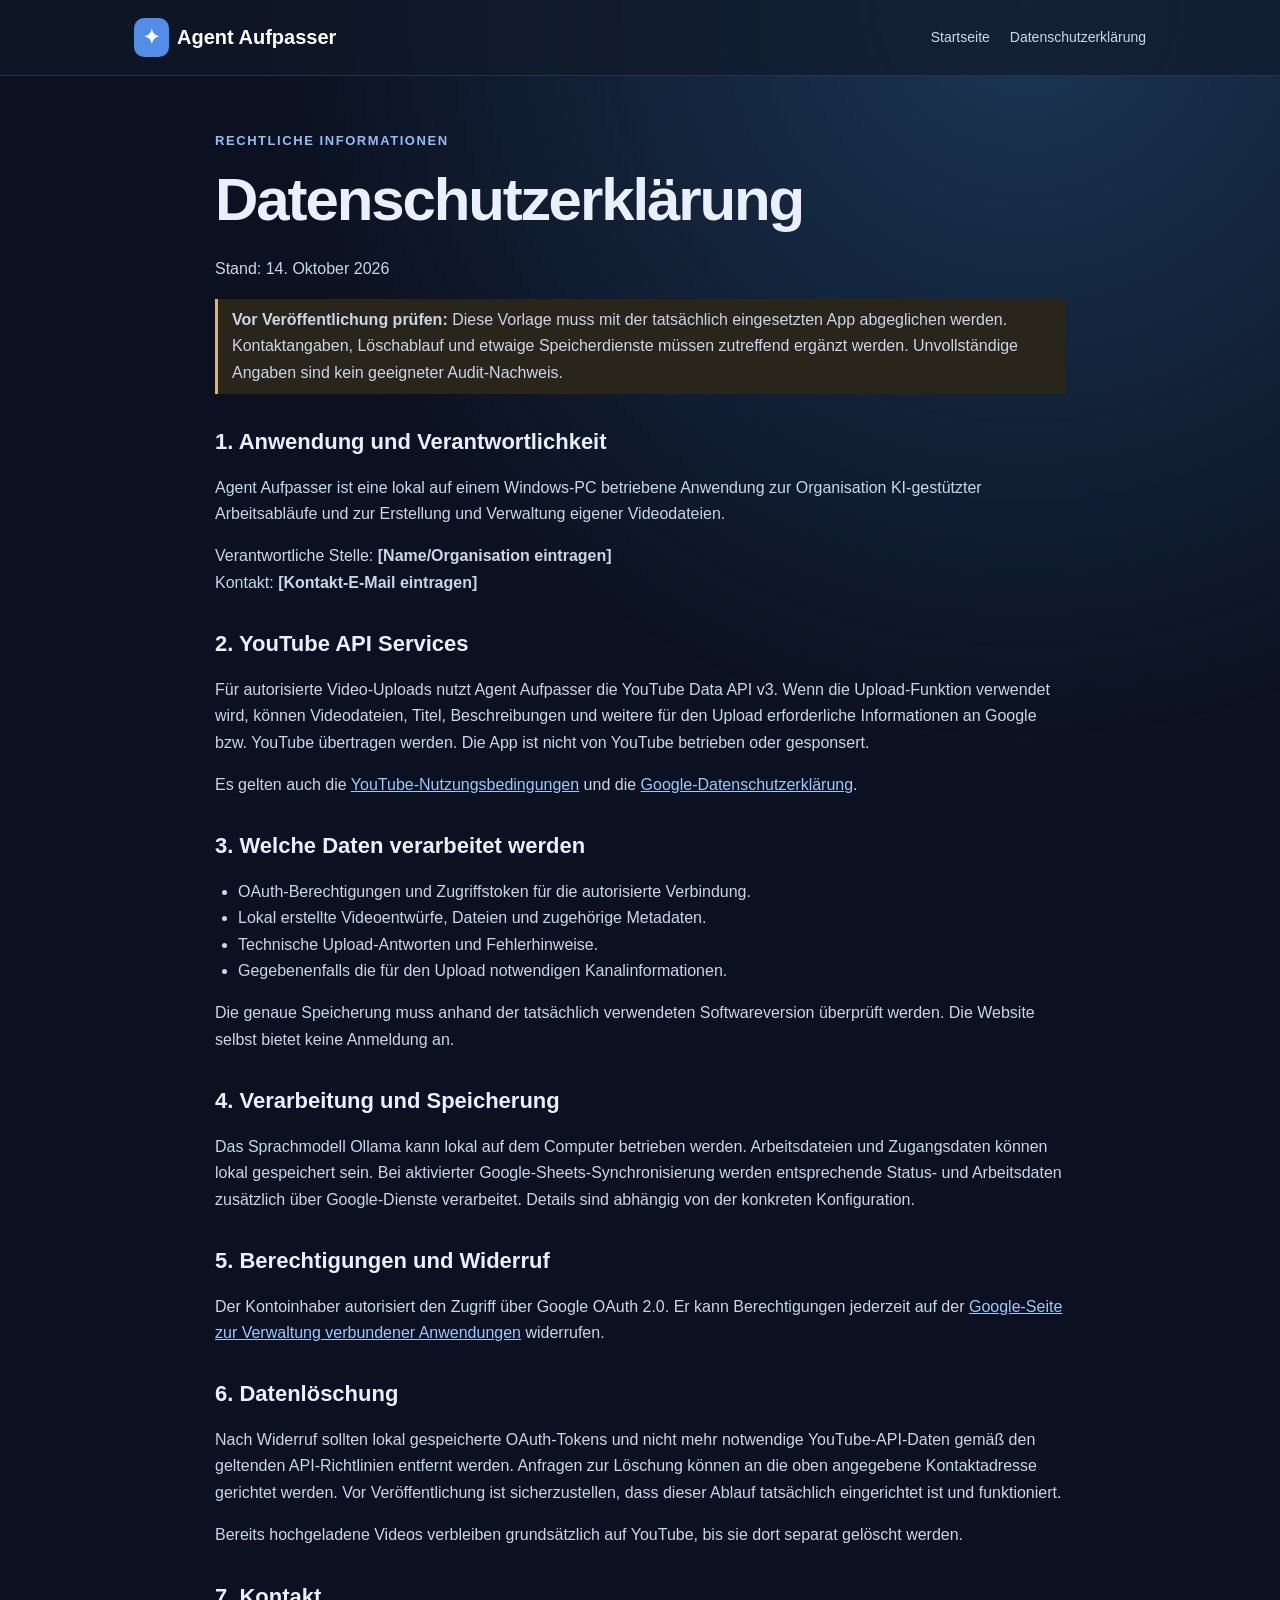
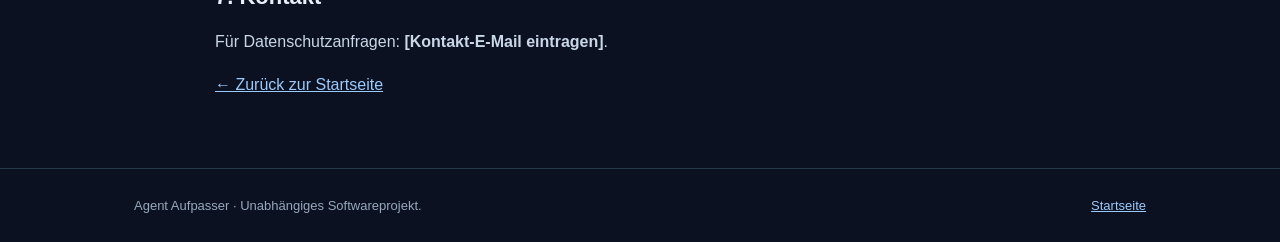
<file: datenschutz.html>
<!doctype html><html lang="de"><head><meta charset="utf-8"><meta name="viewport" content="width=device-width, initial-scale=1"><title>Datenschutzerklärung – Agent Aufpasser</title><link rel="stylesheet" href="style.css"></head><body><header><div class="wrap"><a class="brand" href="index.html"><span>✦</span>Agent Aufpasser</a><nav><a href="index.html">Startseite</a><a href="datenschutz.html">Datenschutzerklärung</a></nav></div></header>
<main class="wrap"><article class="legal"><div class="eyebrow">Rechtliche Informationen</div><h1>Datenschutzerklärung</h1><p>Stand: 14. Oktober 2026</p><p class="note"><strong>Vor Veröffentlichung prüfen:</strong> Diese Vorlage muss mit der tatsächlich eingesetzten App abgeglichen werden. Kontaktangaben, Löschablauf und etwaige Speicherdienste müssen zutreffend ergänzt werden. Unvollständige Angaben sind kein geeigneter Audit-Nachweis.</p>
<h2>1. Anwendung und Verantwortlichkeit</h2><p>Agent Aufpasser ist eine lokal auf einem Windows-PC betriebene Anwendung zur Organisation KI-gestützter Arbeitsabläufe und zur Erstellung und Verwaltung eigener Videodateien.</p><p>Verantwortliche Stelle: <strong>[Name/Organisation eintragen]</strong><br>Kontakt: <strong>[Kontakt-E-Mail eintragen]</strong></p>
<h2>2. YouTube API Services</h2><p>Für autorisierte Video-Uploads nutzt Agent Aufpasser die YouTube Data API v3. Wenn die Upload-Funktion verwendet wird, können Videodateien, Titel, Beschreibungen und weitere für den Upload erforderliche Informationen an Google bzw. YouTube übertragen werden. Die App ist nicht von YouTube betrieben oder gesponsert.</p><p>Es gelten auch die <a href="https://www.youtube.com/t/terms">YouTube-Nutzungsbedingungen</a> und die <a href="https://policies.google.com/privacy">Google-Datenschutzerklärung</a>.</p>
<h2>3. Welche Daten verarbeitet werden</h2><ul><li>OAuth-Berechtigungen und Zugriffstoken für die autorisierte Verbindung.</li><li>Lokal erstellte Videoentwürfe, Dateien und zugehörige Metadaten.</li><li>Technische Upload-Antworten und Fehlerhinweise.</li><li>Gegebenenfalls die für den Upload notwendigen Kanalinformationen.</li></ul><p>Die genaue Speicherung muss anhand der tatsächlich verwendeten Softwareversion überprüft werden. Die Website selbst bietet keine Anmeldung an.</p>
<h2>4. Verarbeitung und Speicherung</h2><p>Das Sprachmodell Ollama kann lokal auf dem Computer betrieben werden. Arbeitsdateien und Zugangsdaten können lokal gespeichert sein. Bei aktivierter Google-Sheets-Synchronisierung werden entsprechende Status- und Arbeitsdaten zusätzlich über Google-Dienste verarbeitet. Details sind abhängig von der konkreten Konfiguration.</p>
<h2>5. Berechtigungen und Widerruf</h2><p>Der Kontoinhaber autorisiert den Zugriff über Google OAuth 2.0. Er kann Berechtigungen jederzeit auf der <a href="https://myaccount.google.com/connections">Google-Seite zur Verwaltung verbundener Anwendungen</a> widerrufen.</p>
<h2>6. Datenlöschung</h2><p>Nach Widerruf sollten lokal gespeicherte OAuth-Tokens und nicht mehr notwendige YouTube-API-Daten gemäß den geltenden API-Richtlinien entfernt werden. Anfragen zur Löschung können an die oben angegebene Kontaktadresse gerichtet werden. Vor Veröffentlichung ist sicherzustellen, dass dieser Ablauf tatsächlich eingerichtet ist und funktioniert.</p><p>Bereits hochgeladene Videos verbleiben grundsätzlich auf YouTube, bis sie dort separat gelöscht werden.</p>
<h2>7. Kontakt</h2><p>Für Datenschutzanfragen: <strong>[Kontakt-E-Mail eintragen]</strong>.</p>
<p><a href="index.html">← Zurück zur Startseite</a></p></article></main><footer><div class="wrap"><span>Agent Aufpasser · Unabhängiges Softwareprojekt.</span><a href="index.html">Startseite</a></div></footer></body></html>
</file>
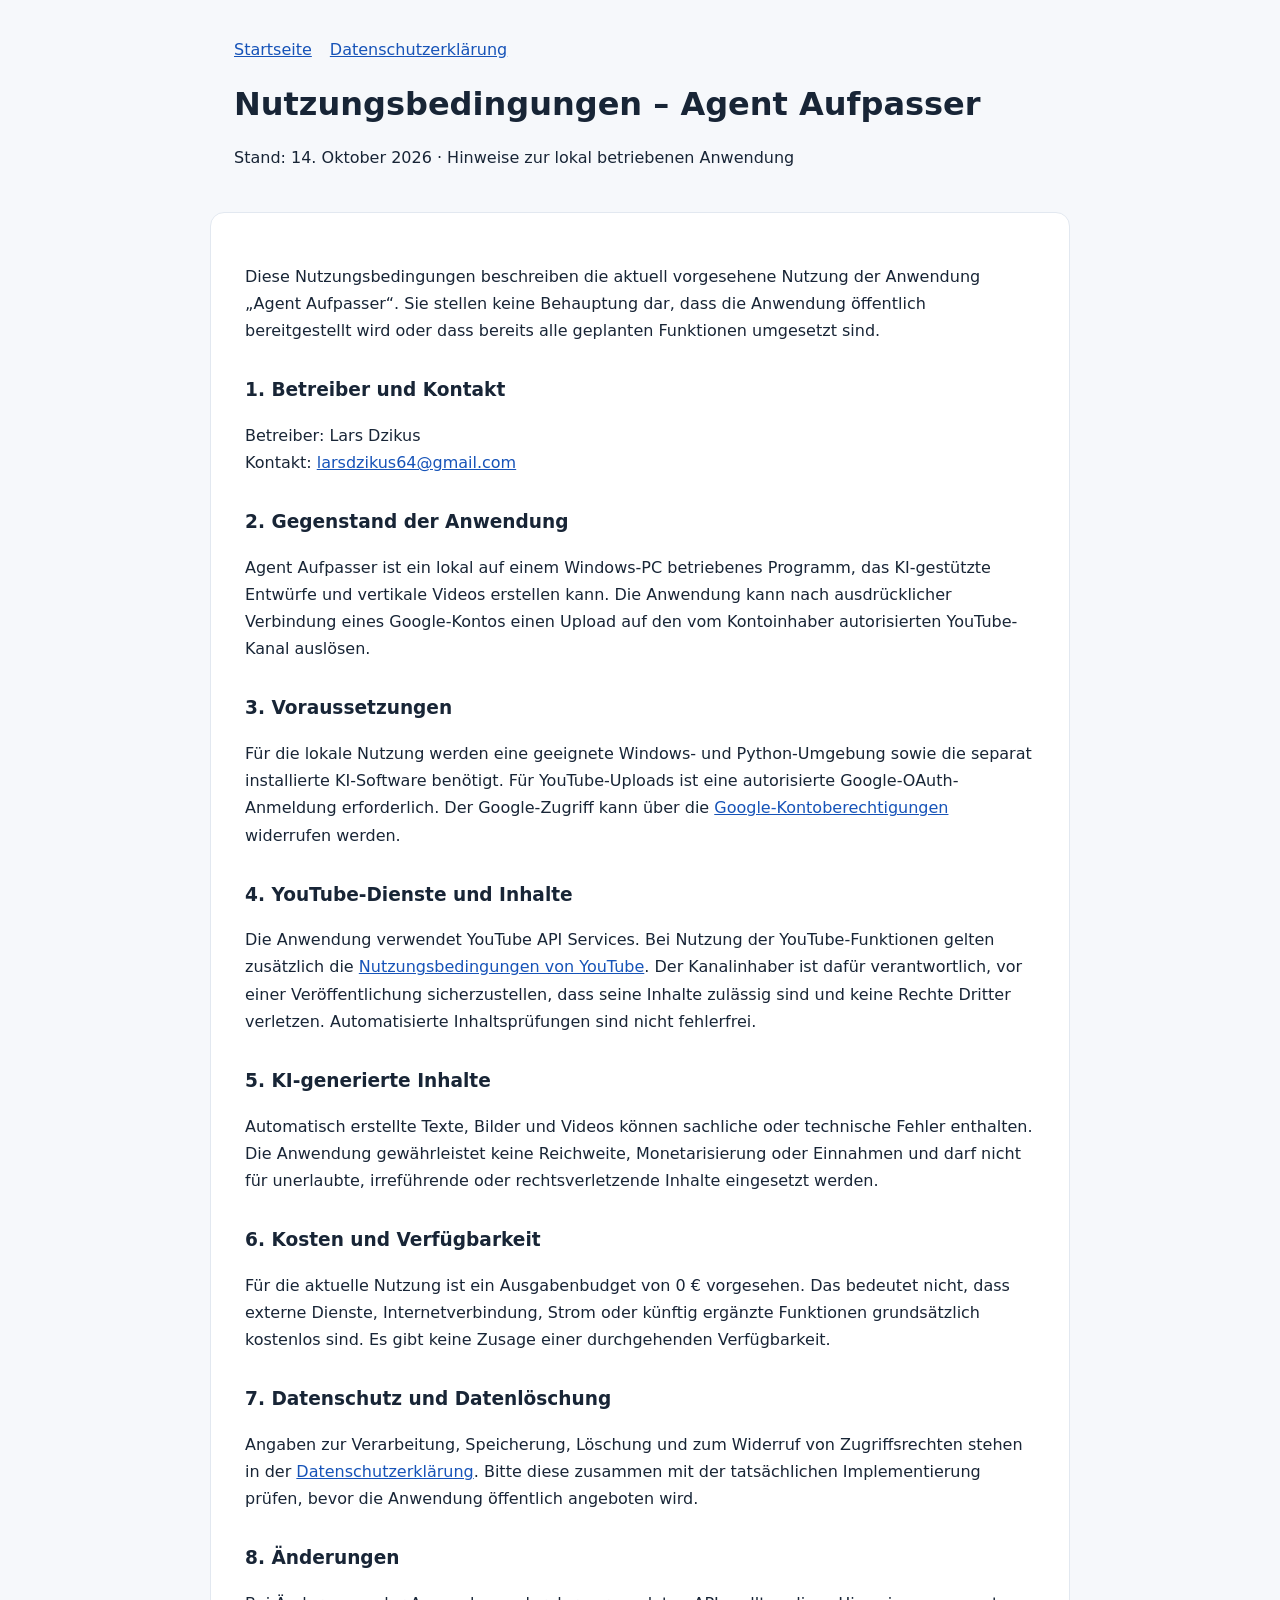
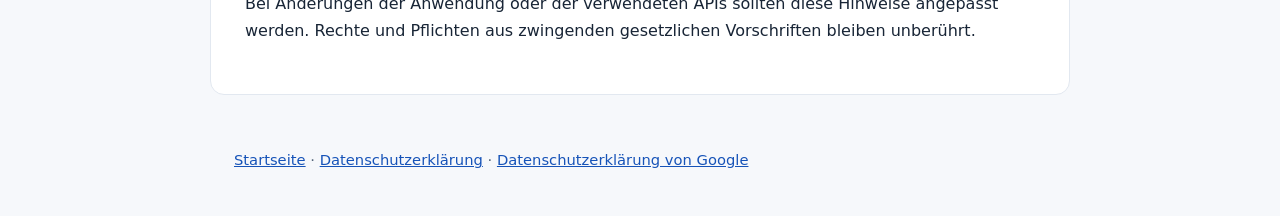
<file: nutzungsbedingungen.html>
<!DOCTYPE html>
<html lang="de">
<head>
  <meta charset="utf-8">
  <meta name="viewport" content="width=device-width, initial-scale=1">
  <meta name="robots" content="index,follow">
  <title>Nutzungsbedingungen – Agent Aufpasser</title>
  <style>
    :root{color-scheme:light;font-family:system-ui,-apple-system,Segoe UI,Roboto,sans-serif}*{box-sizing:border-box}body{background:#f6f8fb;color:#182536;margin:0;line-height:1.7}header,main,footer{max-width:860px;margin:auto;padding:24px}header{padding-top:36px}main{background:white;border:1px solid #e2e8f0;border-radius:14px;padding:34px;margin-bottom:28px}h1{line-height:1.2;font-size:2rem}h2{font-size:1.16rem;margin-top:30px}a{color:#1653b8}nav a{margin-right:18px}footer{font-size:.92rem;color:#55657a;padding-bottom:44px}@media(max-width:600px){main{margin:12px;padding:20px}}
  </style>
</head>
<body>
<header>
 <nav><a href="index.html">Startseite</a><a href="datenschutz.html">Datenschutzerklärung</a></nav>
 <h1>Nutzungsbedingungen – Agent Aufpasser</h1>
 <p>Stand: 14. Oktober 2026 · Hinweise zur lokal betriebenen Anwendung</p>
</header>
<main>
 <p>Diese Nutzungsbedingungen beschreiben die aktuell vorgesehene Nutzung der Anwendung „Agent Aufpasser“. Sie stellen keine Behauptung dar, dass die Anwendung öffentlich bereitgestellt wird oder dass bereits alle geplanten Funktionen umgesetzt sind.</p>
 <h2>1. Betreiber und Kontakt</h2>
 <p>Betreiber: Lars Dzikus<br>Kontakt: <a href="mailto:larsdzikus64@gmail.com">larsdzikus64@gmail.com</a></p>
 <h2>2. Gegenstand der Anwendung</h2>
 <p>Agent Aufpasser ist ein lokal auf einem Windows-PC betriebenes Programm, das KI-gestützte Entwürfe und vertikale Videos erstellen kann. Die Anwendung kann nach ausdrücklicher Verbindung eines Google-Kontos einen Upload auf den vom Kontoinhaber autorisierten YouTube-Kanal auslösen.</p>
 <h2>3. Voraussetzungen</h2>
 <p>Für die lokale Nutzung werden eine geeignete Windows- und Python-Umgebung sowie die separat installierte KI-Software benötigt. Für YouTube-Uploads ist eine autorisierte Google-OAuth-Anmeldung erforderlich. Der Google-Zugriff kann über die <a href="https://myaccount.google.com/connections">Google-Kontoberechtigungen</a> widerrufen werden.</p>
 <h2>4. YouTube-Dienste und Inhalte</h2>
 <p>Die Anwendung verwendet YouTube API Services. Bei Nutzung der YouTube-Funktionen gelten zusätzlich die <a href="https://www.youtube.com/t/terms">Nutzungsbedingungen von YouTube</a>. Der Kanalinhaber ist dafür verantwortlich, vor einer Veröffentlichung sicherzustellen, dass seine Inhalte zulässig sind und keine Rechte Dritter verletzen. Automatisierte Inhaltsprüfungen sind nicht fehlerfrei.</p>
 <h2>5. KI-generierte Inhalte</h2>
 <p>Automatisch erstellte Texte, Bilder und Videos können sachliche oder technische Fehler enthalten. Die Anwendung gewährleistet keine Reichweite, Monetarisierung oder Einnahmen und darf nicht für unerlaubte, irreführende oder rechtsverletzende Inhalte eingesetzt werden.</p>
 <h2>6. Kosten und Verfügbarkeit</h2>
 <p>Für die aktuelle Nutzung ist ein Ausgabenbudget von 0 € vorgesehen. Das bedeutet nicht, dass externe Dienste, Internetverbindung, Strom oder künftig ergänzte Funktionen grundsätzlich kostenlos sind. Es gibt keine Zusage einer durchgehenden Verfügbarkeit.</p>
 <h2>7. Datenschutz und Datenlöschung</h2>
 <p>Angaben zur Verarbeitung, Speicherung, Löschung und zum Widerruf von Zugriffsrechten stehen in der <a href="datenschutz.html">Datenschutzerklärung</a>. Bitte diese zusammen mit der tatsächlichen Implementierung prüfen, bevor die Anwendung öffentlich angeboten wird.</p>
 <h2>8. Änderungen</h2>
 <p>Bei Änderungen der Anwendung oder der verwendeten APIs sollten diese Hinweise angepasst werden. Rechte und Pflichten aus zwingenden gesetzlichen Vorschriften bleiben unberührt.</p>
</main>
<footer><a href="index.html">Startseite</a> · <a href="datenschutz.html">Datenschutzerklärung</a> · <a href="https://policies.google.com/privacy">Datenschutzerklärung von Google</a></footer>
</body>
</html>
</file>
<file: style.css>
:root{font-family:Inter,Segoe UI,Arial,sans-serif;color:#eaf0fa;background:#0b1120}*{box-sizing:border-box}body{margin:0;line-height:1.65;background:radial-gradient(circle at 80% 0%,#1b3655 0,transparent 36%),#0b1120}a{color:#9ccafb}a:hover{color:white}.wrap{max-width:1060px;margin:auto;padding:0 24px}header{border-bottom:1px solid #24344a;background:#101929b0}header .wrap{display:flex;align-items:center;justify-content:space-between;min-height:75px;gap:24px}.brand{font-size:20px;font-weight:750;color:white;text-decoration:none}.brand span{display:inline-block;background:#528de7;border-radius:10px;padding:3px 9px;margin-right:8px}nav{display:flex;gap:20px;flex-wrap:wrap}nav a{text-decoration:none;color:#c9d9ed;font-size:14px}.hero{padding:72px 0 44px}.eyebrow{color:#94bdf5;font-size:13px;letter-spacing:.12em;text-transform:uppercase;font-weight:700}h1{font-size:clamp(35px,5vw,60px);line-height:1.15;letter-spacing:-.035em;margin:14px 0 22px}h2{font-size:27px;line-height:1.3;margin:0 0 18px}h3{font-size:19px}p{color:#c0cee0}.lead{font-size:19px;max-width:720px}.actions{display:flex;gap:12px;flex-wrap:wrap;margin-top:28px}.btn{background:#77aef9;color:#0b1529;font-weight:700;padding:12px 18px;border-radius:10px;text-decoration:none}.btn.alt{background:#1c2b41;color:#dbeaff}.panel{border:1px solid #293c53;border-radius:18px;background:#121f32d9;padding:28px}.grid{display:grid;grid-template-columns:repeat(3,minmax(0,1fr));gap:18px;margin:24px 0 70px}.item{border:1px solid #293c53;background:#111e31;border-radius:14px;padding:22px}.item b{color:#fff}.item p{margin:9px 0 0}.yt-area{display:flex;align-items:center;justify-content:space-between;gap:22px;flex-wrap:wrap}.yt-mark{display:flex;align-items:center;gap:11px;color:#fff;text-decoration:none;font-weight:700}.yt-mark img{display:block;width:112px;height:auto;background:white;padding:7px;border-radius:6px}footer{border-top:1px solid #25384e;margin-top:70px;padding:26px 0;font-size:13px;color:#97a8bd}footer .wrap{display:flex;align-items:center;justify-content:space-between;gap:12px;flex-wrap:wrap}.legal{max-width:850px;margin:54px auto}.legal h2{margin-top:34px;font-size:22px}.legal p,.legal li{color:#c9d7e8}.note{border-left:3px solid #e8b163;padding:8px 14px;background:#2a251b;color:#f2dba8}ul{padding-left:23px}@media(max-width:700px){.grid{grid-template-columns:1fr}.hero{padding-top:46px}header .wrap{align-items:flex-start;padding-top:16px;padding-bottom:16px;flex-direction:column;gap:8px}}
</file>
